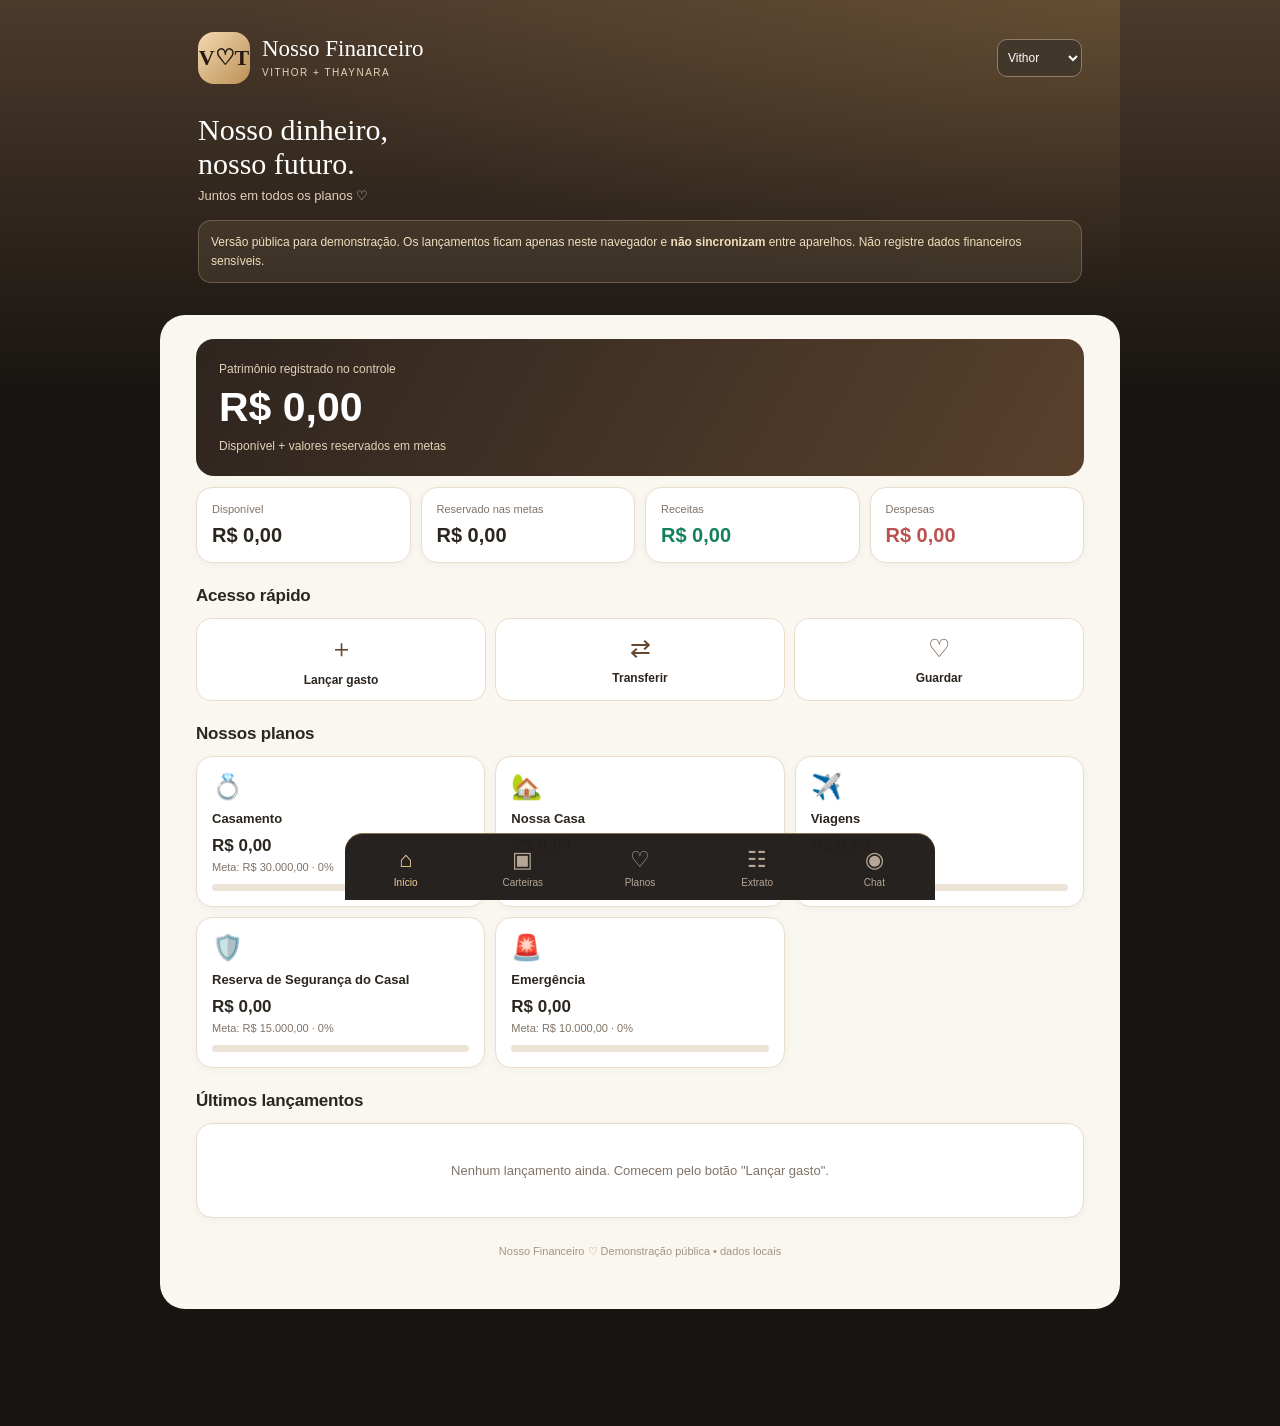
<file: index.html>
<!doctype html>
<html lang="pt-BR">
<head>
  <meta charset="utf-8">
  <meta name="viewport" content="width=device-width,initial-scale=1,viewport-fit=cover">
  <meta name="theme-color" content="#171410">
  <meta name="apple-mobile-web-app-capable" content="yes">
  <meta name="apple-mobile-web-app-status-bar-style" content="black-translucent">
  <meta name="apple-mobile-web-app-title" content="Nosso Financeiro">
  <title>Nosso Financeiro | V + T</title>
  <link rel="stylesheet" href="./style.css">
  <link rel="icon" href="./icon.svg" type="image/svg+xml">
  <link rel="manifest" href="./manifest.webmanifest">
</head>
<body>
<div class="app">
  <header class="hero">
    <div class="branding"><div class="logo">V♡T</div><div class="brandtext"><h1>Nosso Financeiro</h1><small>VITHOR + THAYNARA</small></div>
    <select id="person" aria-label="Quem está registrando"><option value="v">Vithor</option><option value="t">Thaynara</option></select></div>
    <h2>Nosso dinheiro,<br>nosso futuro.</h2><p>Juntos em todos os planos ♡</p>
    <div class="warning">Versão pública para demonstração. Os lançamentos ficam apenas neste navegador e <strong>não sincronizam</strong> entre aparelhos. Não registre dados financeiros sensíveis.</div>
  </header>
  <main class="paper">
    <section id="inicio" class="page active">
      <div class="balance"><small>Patrimônio registrado no controle</small><strong id="patrimonio">R$ 0,00</strong><small>Disponível + valores reservados em metas</small></div>
      <div class="stats" id="stats"></div>
      <h3>Acesso rápido</h3>
      <div class="actions">
        <button data-new="expense">＋<span>Lançar gasto</span></button>
        <button data-new="transfer">⇄<span>Transferir</span></button>
        <button data-new="goal">♡<span>Guardar</span></button>
      </div>
      <h3>Nossos planos</h3><div class="goals" id="resumoMetas"></div>
      <h3>Últimos lançamentos</h3><div class="card" id="recentes"></div>
    </section>
    <section id="carteiras" class="page">
      <h3>Carteiras do casal</h3><div id="cardsCarteiras"></div>
      <div class="card"><h4>Transferir entre carteiras</h4><p>O dinheiro sai de uma conta e entra na outra. Não é uma nova receita nem despesa.</p><button class="primary" data-new="transfer">Nova transferência</button></div>
    </section>
    <section id="planos" class="page">
      <div class="sectionline"><h3>Nossos planos de futuro</h3><button class="secondary" id="editarMetas">Editar metas</button></div>
      <div class="goals" id="todasMetas"></div><h3>Planejamento individual</h3><div id="individuais"></div>
    </section>
    <section id="extrato" class="page">
      <div class="sectionline"><h3>Lançamentos</h3><button class="primary" data-new="expense">+ Novo</button></div>
      <div class="filters"><button data-filter="all" class="selected">Todos</button><button data-filter="v">Vithor</button><button data-filter="t">Thaynara</button><button data-filter="shared">Conjunta</button></div>
      <div class="card" id="movimentos"></div>
    </section>
    <section id="chat" class="page">
      <h3>Grupo do casal</h3><div class="chat">
      <div class="chathead"><b>♡ Nosso Financeiro</b><small>Vithor, Thaynara e assistente financeiro</small></div>
      <div class="chatlist" id="mensagens" aria-live="polite"></div>
      <form class="compose" id="chatForm"><input id="chatInput" placeholder="Ex.: Gastei R$ 85 no mercado" autocomplete="off" aria-label="Mensagem do grupo"><button type="submit" aria-label="Enviar">➤</button></form>
      </div><p class="footnote">O chat interpreta frases simples neste protótipo. Ainda não é uma IA externa e não se conecta ao WhatsApp real.</p>
    </section>
    <footer>Nosso Financeiro ♡ Demonstração pública • dados locais</footer>
  </main>
</div>
<nav class="navbar" aria-label="Navegação">
  <button data-page="inicio" class="active">⌂<small>Início</small></button>
  <button data-page="carteiras">▣<small>Carteiras</small></button>
  <button data-page="planos">♡<small>Planos</small></button>
  <button data-page="extrato">☷<small>Extrato</small></button>
  <button data-page="chat">◉<small>Chat</small></button>
</nav>
<div class="modalwrap" id="modalwrap" aria-hidden="true">
  <div class="modal" role="dialog" aria-modal="true" aria-labelledby="modalTitle">
    <div class="sectionline"><h3 id="modalTitle">Movimentação</h3><button class="secondary" type="button" id="fecharModal">✕</button></div>
    <div id="modalBody"></div>
  </div>
</div>
<script src="./app.js" defer></script>
</body>
</html>
</file>
<file: style.css>
:root{--bg:#171411;--paper:#faf7f1;--ink:#2b261f;--muted:#817367;--border:#eaddcb;--gold:#d4aa73;--green:#15815b;--red:#bc5353}
*{box-sizing:border-box}html{scroll-behavior:smooth}body{margin:0;background:linear-gradient(#4c3a2b,#171411 400px);font-family:-apple-system,BlinkMacSystemFont,"Segoe UI",Arial,sans-serif;color:var(--ink);padding-bottom:calc(85px + env(safe-area-inset-bottom))}
button,input,select{font:inherit}button{cursor:pointer}button:focus-visible,input:focus-visible,select:focus-visible{outline:3px solid #b48848;outline-offset:2px}.app{max-width:960px;margin:auto}
.hero{color:white;padding:28px 18px 24px;background:radial-gradient(ellipse at top right,#a8834942,transparent 65%)}.branding{display:flex;gap:12px;align-items:center}.logo{background:linear-gradient(135deg,#f2d9af,#bc9057);color:#261911;width:52px;height:52px;flex:none;display:grid;place-items:center;border-radius:16px;font:800 22px Georgia,serif}
.brandtext{flex:1;min-width:0}.brandtext h1{font:normal 23px/1.1 Georgia,serif;margin:0}.brandtext small{font-size:10px;letter-spacing:1.5px;color:#e6d3b6}#person{color:#fff;background:#42372b;border:1px solid #927d65;border-radius:10px;padding:10px 6px;max-width:110px;font-size:12px}
.hero h2{font:normal 30px/1.12 Georgia,serif;margin:29px 0 8px}.hero p{font-size:13px;color:#e3d0bb;margin:0}.warning{background:#e3c5961c;border:1px solid #e3c59647;color:#f1debe;font-size:12px;line-height:1.55;margin-top:17px;padding:12px;border-radius:13px}
.paper{background:var(--paper);border-radius:24px 24px 0 0;padding:19px 15px 35px;min-height:65vh}.page{display:none}.page.active{display:block}
h3{font-size:17px;margin:23px 0 12px;letter-spacing:-.2px}h4{font-size:14px;margin:0 0 8px}.balance{background:linear-gradient(120deg,#2e251f,#59412c);border-radius:18px;padding:23px;color:white}.balance small{display:block;color:#e3d1b9;font-size:12px}.balance strong{font-size:clamp(28px,6vw,41px);display:block;margin:8px 0}
.stats{display:grid;grid-template-columns:repeat(2,minmax(0,1fr));gap:10px;margin:11px 0}.card,.goal{background:#fff;border:1px solid var(--border);border-radius:16px;padding:15px;box-shadow:0 2px 9px #3b27050a}.stats .card small{display:block;color:var(--muted);font-size:11px;margin-bottom:9px}.stats .card strong{font-size:20px;word-break:break-word}.green{color:var(--green)}.red{color:var(--red)}
.actions{display:grid;grid-template-columns:repeat(3,minmax(0,1fr));gap:9px}.actions button{border:1px solid var(--border);border-radius:15px;background:#fff;padding:13px 7px;color:#67472f;font-size:25px}.actions span{display:block;font-size:12px;color:#2c251e;margin-top:8px;font-weight:700}
.goals{display:grid;grid-template-columns:repeat(2,minmax(0,1fr));gap:10px}.goal{text-align:left;width:100%;color:var(--ink)}.goal .emoji{font-size:25px}.goal b{display:block;font-size:13px;margin:10px 0}.goal .saved{font-size:17px;font-weight:800}.goal .target{font-size:11px;color:var(--muted);margin-top:5px}.progress{height:7px;border-radius:10px;background:#eee3d7;overflow:hidden;margin-top:11px}.progress i{display:block;background:linear-gradient(90deg,#bc905f,#ecc990);height:100%;border-radius:10px}
.sectionline{display:flex;justify-content:space-between;gap:9px;align-items:center}.sectionline h3{margin-top:0}.row{display:flex;align-items:center;gap:10px;padding:12px 0;border-bottom:1px solid #eee4d8}.row:last-child{border:0}.symbol{background:#f2e7d8;width:39px;height:39px;border-radius:12px;display:grid;place-items:center;flex:none;font-size:18px}.flex1{flex:1;min-width:0}.row b{font-size:13px;display:block}.row small{font-size:11px;color:var(--muted);margin-top:4px;display:block;line-height:1.45}.amount{font-size:13px;font-weight:800;white-space:nowrap}.edit{border:1px solid var(--border);border-radius:8px;background:#f8efe3;color:#6f5130;font-size:12px;padding:7px 9px}
.primary{border:0;background:linear-gradient(135deg,#f1d6ad,#c99c61);padding:12px 14px;color:#261a0f;border-radius:12px;font-weight:800}.secondary{border:1px solid #dfcfb9;background:white;color:#4c3828;padding:10px 12px;border-radius:12px;font-weight:700}.card p,.footnote{font-size:12px;line-height:1.6;color:var(--muted)}
.filters{display:flex;gap:8px;overflow-x:auto;margin:0 0 12px}.filters button{background:white;border:1px solid var(--border);border-radius:20px;white-space:nowrap;padding:9px 13px;font-size:12px}.filters button.selected{background:#382c23;color:white;border-color:#382c23}
.empty{text-align:center;padding:24px;color:var(--muted);font-size:13px}.navbar{position:fixed;bottom:0;left:0;right:0;z-index:15;background:#1e1917f5;display:grid;grid-template-columns:repeat(5,1fr);padding:9px 2px calc(8px + env(safe-area-inset-bottom));border-top:1px solid #8b6f4c;backdrop-filter:blur(20px)}.navbar button{border:0;background:transparent;color:#b6a696;font-size:22px;padding:4px 0}.navbar small{display:block;font-size:10px;margin-top:4px}.navbar .active{color:#f5d29a}
.chat{height:min(70dvh,650px);min-height:360px;display:flex;flex-direction:column;overflow:hidden;border:1px solid #d5c4b2;border-radius:16px;background:#e9dfd1}.chathead{background:#125943;color:#fff;padding:12px}.chathead b{display:block;font-size:14px}.chathead small{font-size:11px;opacity:.85;margin-top:4px;display:block}.chatlist{flex:1;overflow:auto;display:flex;flex-direction:column;gap:10px;padding:12px;background-image:radial-gradient(#d7c7b4 1px,transparent 1px);background-size:21px 21px}.bubble{max-width:89%;background:#fff;border-radius:12px 12px 12px 3px;padding:9px 11px;font-size:13px;line-height:1.5;white-space:pre-line;overflow-wrap:anywhere}.bubble.me{align-self:flex-end;background:#d3f4d7;border-radius:12px 12px 3px 12px}.bubble b{color:#24664f;display:block;font-size:11px;margin-bottom:4px}.compose{display:flex;gap:6px;padding:9px;background:#fff}.compose input{flex:1;min-width:0;border-radius:23px;border:1px solid #d6c9b7;padding:11px;background:white}.compose button{border:0;border-radius:50%;background:#166a4e;color:#fff;width:44px;height:44px}
.modalwrap{position:fixed;inset:0;background:#0009;z-index:30;display:none;align-items:flex-end;justify-content:center}.modalwrap.visible{display:flex}.modal{max-height:93dvh;overflow:auto;width:min(100%,540px);background:#fff;border-radius:24px 24px 0 0;padding:20px 16px calc(28px + env(safe-area-inset-bottom))}.modal .field{margin-bottom:11px}.modal label{display:block;font-size:12px;font-weight:700;color:#6e5740;margin-bottom:5px}.modal input,.modal select{width:100%;padding:12px;border:1px solid #dccbb7;border-radius:11px;background:white}.two{display:grid;grid-template-columns:repeat(2,minmax(0,1fr));gap:10px}.buttons{display:flex;gap:8px;margin-top:14px}.buttons>*{flex:1}.modal .footnote{margin:11px 0}
footer{font-size:11px;color:#a39485;text-align:center;padding:27px 0}
@media(min-width:760px){.hero{padding:32px 38px}.paper{padding:24px 36px;margin-bottom:32px;border-radius:25px}.stats{grid-template-columns:repeat(4,minmax(0,1fr))}.goals{grid-template-columns:repeat(3,minmax(0,1fr))}.navbar{max-width:590px;left:50%;transform:translateX(-50%);border-radius:18px 18px 0 0}.modal{border-radius:20px;align-self:center}}
</file>
